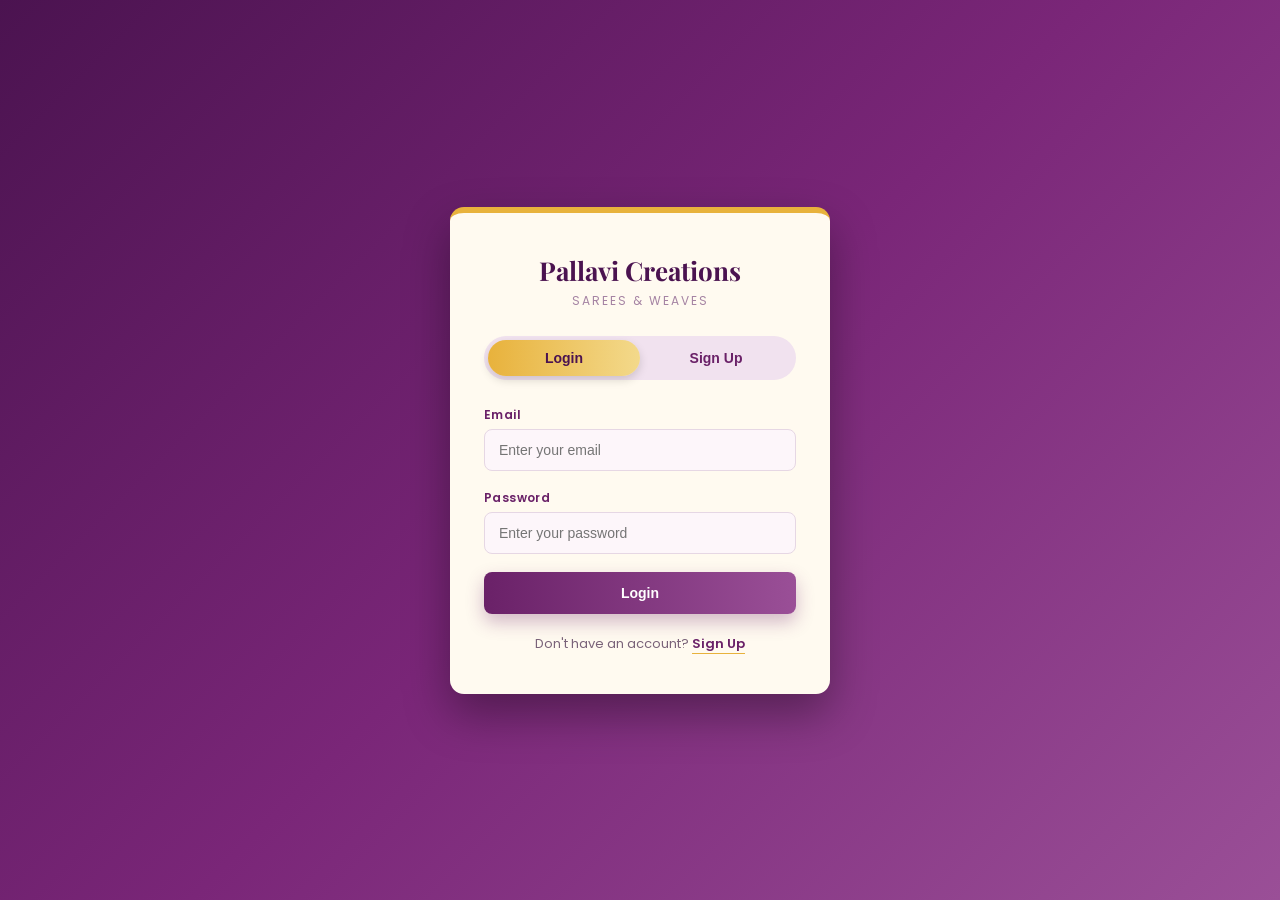
<file: auth-page.html>
<!DOCTYPE html>
<html lang="en">
<head>
<meta charset="UTF-8">
<meta name="viewport" content="width=device-width, initial-scale=1.0">
<title>Pallavi Creations - Login</title>
<link rel="stylesheet" href="auth-style.css">
</head>
<body>

<div class="box">
  <h1>Pallavi Creations</h1>
  <p class="sub">Sarees &amp; Weaves</p>

  <div class="tabs">
    <button id="loginTab" class="active" onclick="switchTab('login')">Login</button>
    <button id="signupTab" onclick="switchTab('signup')">Sign Up</button>
  </div>

  <!-- Login Form -->
  <form id="loginForm" class="active">
    <label>Email</label>
    <input type="email" placeholder="Enter your email" required>

    <label>Password</label>
    <input type="password" placeholder="Enter your password" required>

    <button type="submit" class="submit">Login</button>
  </form>

  <!-- Sign Up Form -->
  <form id="signupForm">
    <label>Full Name</label>
    <input type="text" placeholder="Enter your name" required>

    <label>Email</label>
    <input type="email" placeholder="Enter your email" required>

    <label>Password</label>
    <input type="password" placeholder="Create a password" required>

    <button type="submit" class="submit">Sign Up</button>
  </form>

  <p class="switch" id="switchText">
    Don't have an account? <a href="#" onclick="switchTab('signup')">Sign Up</a>
  </p>
</div>

<script>
  function switchTab(type) {
    const loginForm = document.getElementById('loginForm');
    const signupForm = document.getElementById('signupForm');
    const loginTab = document.getElementById('loginTab');
    const signupTab = document.getElementById('signupTab');
    const switchText = document.getElementById('switchText');

    if (type === 'login') {
      loginForm.classList.add('active');
      signupForm.classList.remove('active');
      loginTab.classList.add('active');
      signupTab.classList.remove('active');
      switchText.innerHTML = 'Don\'t have an account? <a href="#" onclick="switchTab(\'signup\')">Sign Up</a>';
    } else {
      signupForm.classList.add('active');
      loginForm.classList.remove('active');
      signupTab.classList.add('active');
      loginTab.classList.remove('active');
      switchText.innerHTML = 'Already have an account? <a href="#" onclick="switchTab(\'login\')">Login</a>';
    }
  }

  document.getElementById('loginForm').addEventListener('submit', function(e) {
    e.preventDefault();
    alert('Login form submitted!');
  });

  document.getElementById('signupForm').addEventListener('submit', function(e) {
    e.preventDefault();
    alert('Sign up form submitted!');
  });
</script>

</body>
</html>
</file>
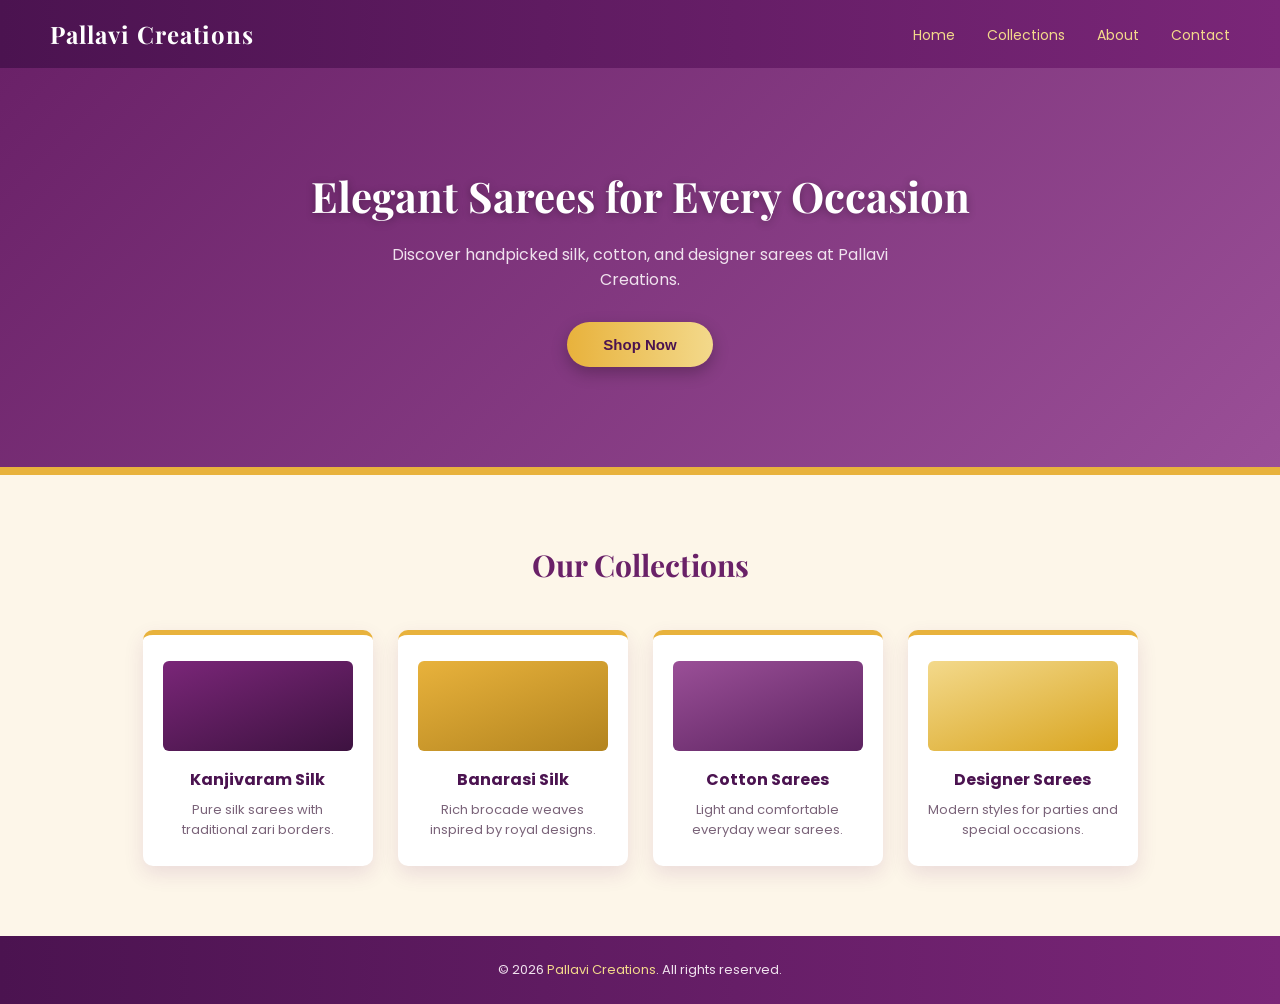
<file: home.html>
<!DOCTYPE html>
<html lang="en">
<head>
<meta charset="UTF-8">
<meta name="viewport" content="width=device-width, initial-scale=1.0">
<title>Pallavi Creations</title>
<link rel="stylesheet" href="home-style.css">
</head>
<body>

<header>
  <h1>Pallavi Creations</h1>
  <nav>
    <a href="#">Home</a>
    <a href="#">Collections</a>
    <a href="#">About</a>
    <a href="#">Contact</a>
  </nav>
</header>

<section class="hero">
  <h2>Elegant Sarees for Every Occasion</h2>
  <p>Discover handpicked silk, cotton, and designer sarees at Pallavi Creations.</p>
  <button>Shop Now</button>
</section>

<section class="collections">
  <h3>Our Collections</h3>
  <div class="cards">
    <div class="card">
      <div class="swatch c1"></div>
      <h4>Kanjivaram Silk</h4>
      <p>Pure silk sarees with traditional zari borders.</p>
    </div>
    <div class="card">
      <div class="swatch c2"></div>
      <h4>Banarasi Silk</h4>
      <p>Rich brocade weaves inspired by royal designs.</p>
    </div>
    <div class="card">
      <div class="swatch c3"></div>
      <h4>Cotton Sarees</h4>
      <p>Light and comfortable everyday wear sarees.</p>
    </div>
    <div class="card">
      <div class="swatch c4"></div>
      <h4>Designer Sarees</h4>
      <p>Modern styles for parties and special occasions.</p>
    </div>
  </div>
</section>

<footer>
  <p>&copy; 2026 <span>Pallavi Creations</span>. All rights reserved.</p>
</footer>

</body>
</html>
</file>
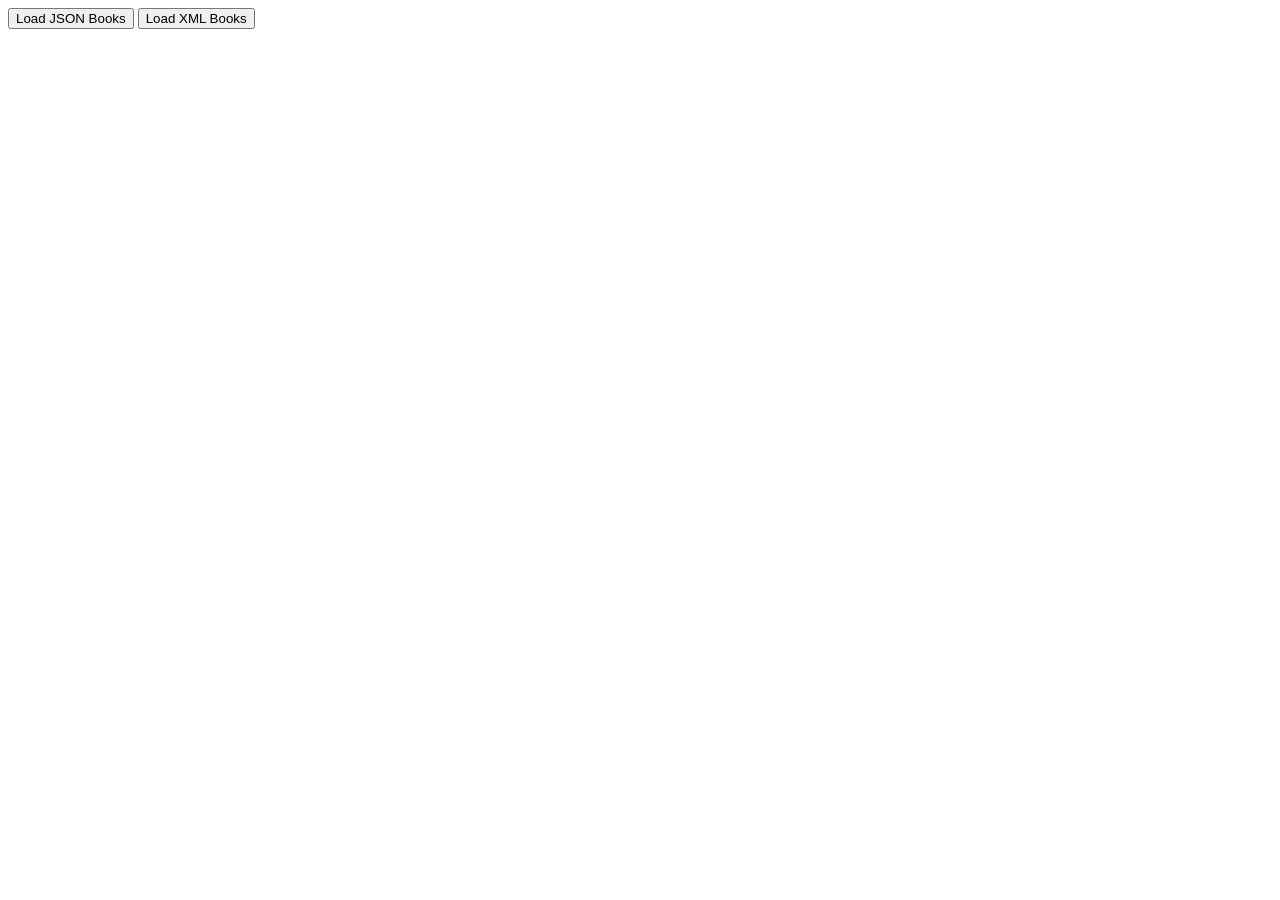
<file: parsejson.html>
<!DOCTYPE html>
<html>
    <head><title>Parse JSON/XML - Fetch API</title></head>
    <body>
        <button onclick="loadJSON()">Load JSON Books</button>
        <button onclick="loadXML()">Load XML Books</button>
        <div id="output"></div>
        
        
        <script> 
            function loadJSON(){
                fetch('books.json')
                .then(res => res.json())
                .then(books => {
                    let html = '<h3>Books from JSON</h3><ul>';
                        books.forEach(b => {
                            html += '<li>${b.title} by ${b.author} - Rs. ${b.price}</li>';
                        });

                        html += '</ul>';
                        document.getElementById('output').innerHTML = html;
                });
            }

            function loadXML(){
                fetch('books.xml')
                .then(res => res.text())
                .then(str => new DOMParser().parseFromString(str, 'text/xml'))
                .then(xml => {
                    const books = xml.getElementByTagName('book');
                    let html = '<h3>Books from XML</h3><ul>';
                        for (let i = 0; i<books.length; i++){
                            const title = books[i].getElementByTagName('title')[0].textContent;
                            const author = books[i].getElementByTagName('author')[0].textContent;
                            html +='<li>${title} by ${author}</li>';
                        }
                        html += '</ul>';
                        document.getElementById('output').innerHTML = html;
                });
            }
        </script>
    </body>
</html>
</file>
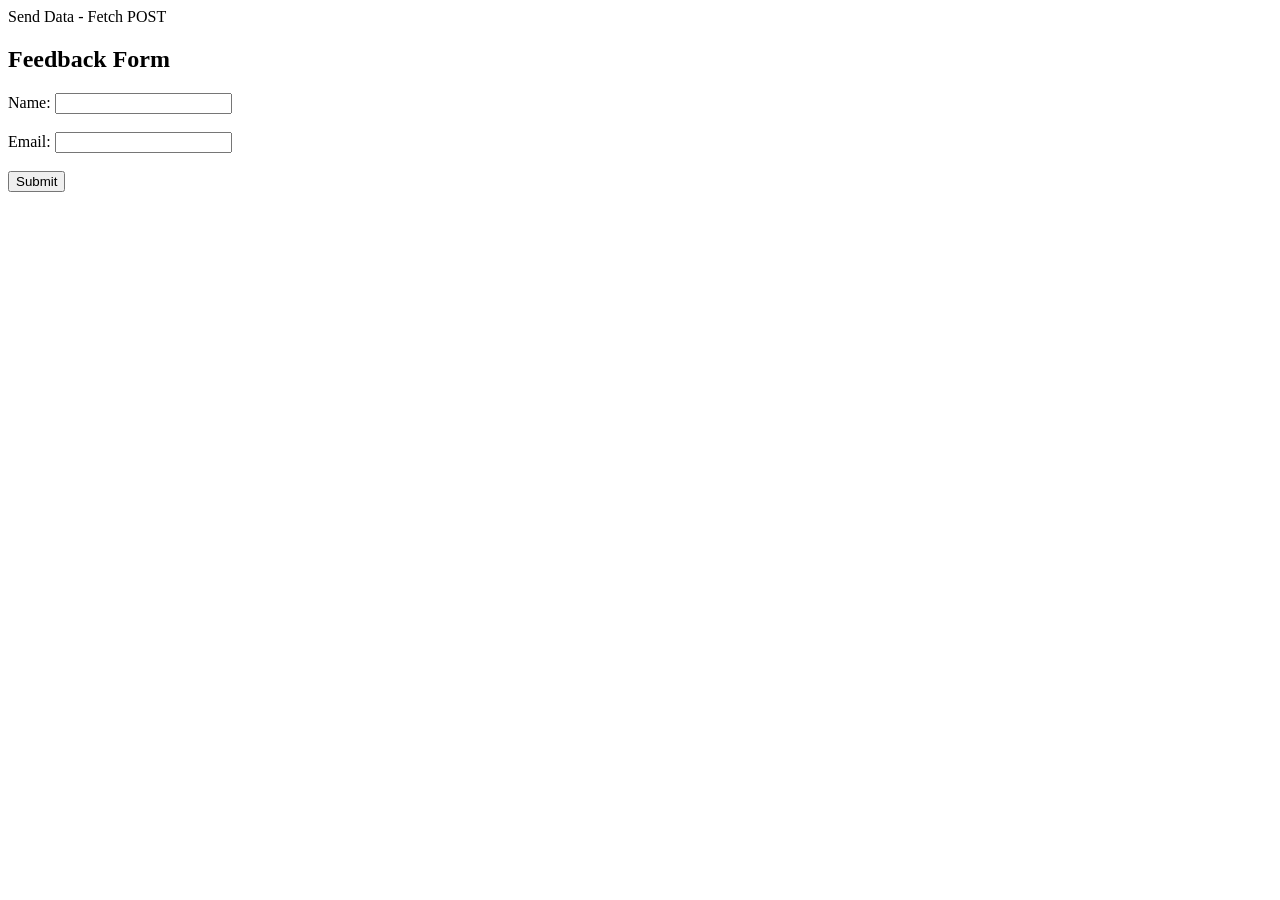
<file: postdata.html>
<!DOCTYPE html>
<html>
    <head><title></title>Send Data - Fetch POST</head>
    <body>
        <h2>Feedback Form</h2>
        <label>Name:</label> <input type="text" id="name"><br><br>
        <label>Email:</label> <input type="email" id="email"><br><br>
        <button type="button" onclick="submitData()">Submit</button>
        <pre id="output"></pre>

        <script>
            function submitData(){
                const payload = {
                    name: document.getElementById('name').value,
                    email: document.getElementById('email').value
                };

                fetch('https://jsonplaceholder.typicode.com/posts',{
                    method: 'POST',
                    headers:{'Content-Type': 'application/json'},
                    body: JSON.stringify(payload)
                })
                .then(res => res.json())
                .then(data => {
                    document.getElementById('output').innerText = 'Server '
                })
            }
        </script>
    </body>
</html>
</file>
<file: auth-style.css>
@import url('https://fonts.googleapis.com/css2?family=Playfair+Display:wght@700&family=Poppins:wght@300;400;600&display=swap');

* { margin: 0; padding: 0; box-sizing: border-box; }

body {
  font-family: 'Poppins', sans-serif;
  background: linear-gradient(135deg, #4b1350, #7a2678, #9a4f97);
  display: flex;
  justify-content: center;
  align-items: center;
  min-height: 100vh;
  padding: 20px;
}

.box {
  background: #fffaf0;
  width: 380px;
  padding: 40px 34px;
  border-radius: 14px;
  border-top: 6px solid #e8b23c;
  box-shadow: 0 20px 45px rgba(0,0,0,0.35);
}

h1 {
  font-family: 'Playfair Display', serif;
  text-align: center;
  color: #4b1350;
  font-size: 26px;
  margin-bottom: 4px;
}

p.sub {
  text-align: center;
  color: #a583a3;
  font-size: 12px;
  letter-spacing: 2px;
  text-transform: uppercase;
  margin-bottom: 26px;
}

.tabs {
  display: flex;
  background: #f1e2ef;
  border-radius: 30px;
  padding: 4px;
  margin-bottom: 26px;
}

.tabs button {
  flex: 1;
  padding: 10px;
  border: none;
  background: transparent;
  cursor: pointer;
  font-weight: 600;
  font-size: 14px;
  color: #6a2168;
  border-radius: 26px;
  transition: all 0.25s ease;
}

.tabs button.active {
  background: linear-gradient(90deg, #e8b23c, #f3d98b);
  color: #4b1350;
  box-shadow: 0 4px 10px rgba(0,0,0,0.15);
}

form {
  display: none;
  flex-direction: column;
}

form.active {
  display: flex;
}

label {
  font-size: 12px;
  margin-bottom: 5px;
  color: #6a2168;
  font-weight: 600;
  letter-spacing: 0.4px;
}

input {
  padding: 12px 14px;
  margin-bottom: 18px;
  border: 1.5px solid #e6d7e4;
  background: #fdf6fa;
  border-radius: 8px;
  outline: none;
  font-size: 14px;
  transition: border-color 0.2s ease, background 0.2s ease;
}

input:focus {
  border-color: #e8b23c;
  background: #fff;
}

button.submit {
  background: linear-gradient(90deg, #6a2168, #9a4f97);
  color: #fff;
  border: none;
  padding: 13px;
  border-radius: 8px;
  font-weight: 600;
  font-size: 14px;
  cursor: pointer;
  box-shadow: 0 8px 18px rgba(106,33,104,0.3);
  transition: transform 0.2s ease;
}

button.submit:hover {
  transform: translateY(-2px);
}

.switch {
  text-align: center;
  font-size: 13px;
  margin-top: 20px;
  color: #7a6379;
}

.switch a {
  color: #6a2168;
  font-weight: 600;
  text-decoration: none;
  border-bottom: 1.5px solid #e8b23c;
}
</file>
<file: home-style.css>
@import url('https://fonts.googleapis.com/css2?family=Playfair+Display:wght@700&family=Poppins:wght@300;400;600&display=swap');

* { margin: 0; padding: 0; box-sizing: border-box; }

body {
  font-family: 'Poppins', sans-serif;
  background: #fdf6e9;
  color: #3a1b3a;
}

/* Header */
header {
  background: linear-gradient(90deg, #4b1350, #7a2678);
  color: #fff;
  display: flex;
  justify-content: space-between;
  align-items: center;
  padding: 18px 50px;
  box-shadow: 0 2px 10px rgba(0,0,0,0.25);
}

header h1 {
  font-family: 'Playfair Display', serif;
  font-size: 24px;
  letter-spacing: 1px;
}

header nav a {
  color: #f3d98b;
  text-decoration: none;
  margin-left: 28px;
  font-size: 14px;
  font-weight: 400;
  transition: color 0.2s ease;
}

header nav a:hover {
  color: #ffffff;
}

/* Hero */
.hero {
  background: linear-gradient(135deg, #6a2168, #9a4f97);
  color: #fff;
  text-align: center;
  padding: 100px 20px;
  border-bottom: 8px solid #e8b23c;
  position: relative;
}

.hero h2 {
  font-family: 'Playfair Display', serif;
  font-size: 42px;
  margin-bottom: 18px;
  text-shadow: 0 2px 8px rgba(0,0,0,0.3);
}

.hero p {
  font-size: 16px;
  margin-bottom: 30px;
  color: #f0e2ee;
  max-width: 500px;
  margin-left: auto;
  margin-right: auto;
}

.hero button {
  background: linear-gradient(90deg, #e8b23c, #f3d98b);
  color: #4b1350;
  border: none;
  padding: 14px 36px;
  font-size: 15px;
  font-weight: 600;
  border-radius: 30px;
  cursor: pointer;
  box-shadow: 0 6px 16px rgba(0,0,0,0.25);
  transition: transform 0.2s ease;
}

.hero button:hover {
  transform: translateY(-3px);
}

/* Collections */
.collections {
  padding: 70px 40px;
  text-align: center;
}

.collections h3 {
  font-family: 'Playfair Display', serif;
  color: #6a2168;
  font-size: 30px;
  margin-bottom: 45px;
}

.cards {
  display: flex;
  gap: 25px;
  justify-content: center;
  flex-wrap: wrap;
}

.card {
  background: #ffffff;
  width: 230px;
  padding: 26px 20px;
  border-radius: 10px;
  border-top: 5px solid #e8b23c;
  box-shadow: 0 8px 20px rgba(106, 33, 104, 0.12);
  transition: transform 0.25s ease, box-shadow 0.25s ease;
}

.card:hover {
  transform: translateY(-8px);
  box-shadow: 0 14px 28px rgba(106, 33, 104, 0.22);
}

.swatch {
  height: 90px;
  border-radius: 6px;
  margin-bottom: 16px;
}

.swatch.c1 { background: linear-gradient(160deg, #7a2678, #3d1240); }
.swatch.c2 { background: linear-gradient(160deg, #e8b23c, #b3841f); }
.swatch.c3 { background: linear-gradient(160deg, #9a4f97, #5c2360); }
.swatch.c4 { background: linear-gradient(160deg, #f3d98b, #d9a521); }

.card h4 {
  color: #4b1350;
  margin-bottom: 8px;
  font-size: 16px;
}

.card p {
  font-size: 13px;
  color: #7a6379;
}

/* Footer */
footer {
  background: linear-gradient(90deg, #4b1350, #7a2678);
  color: #f0e2ee;
  text-align: center;
  padding: 24px;
  font-size: 13px;
}

footer span {
  color: #f3d98b;
}
</file>
